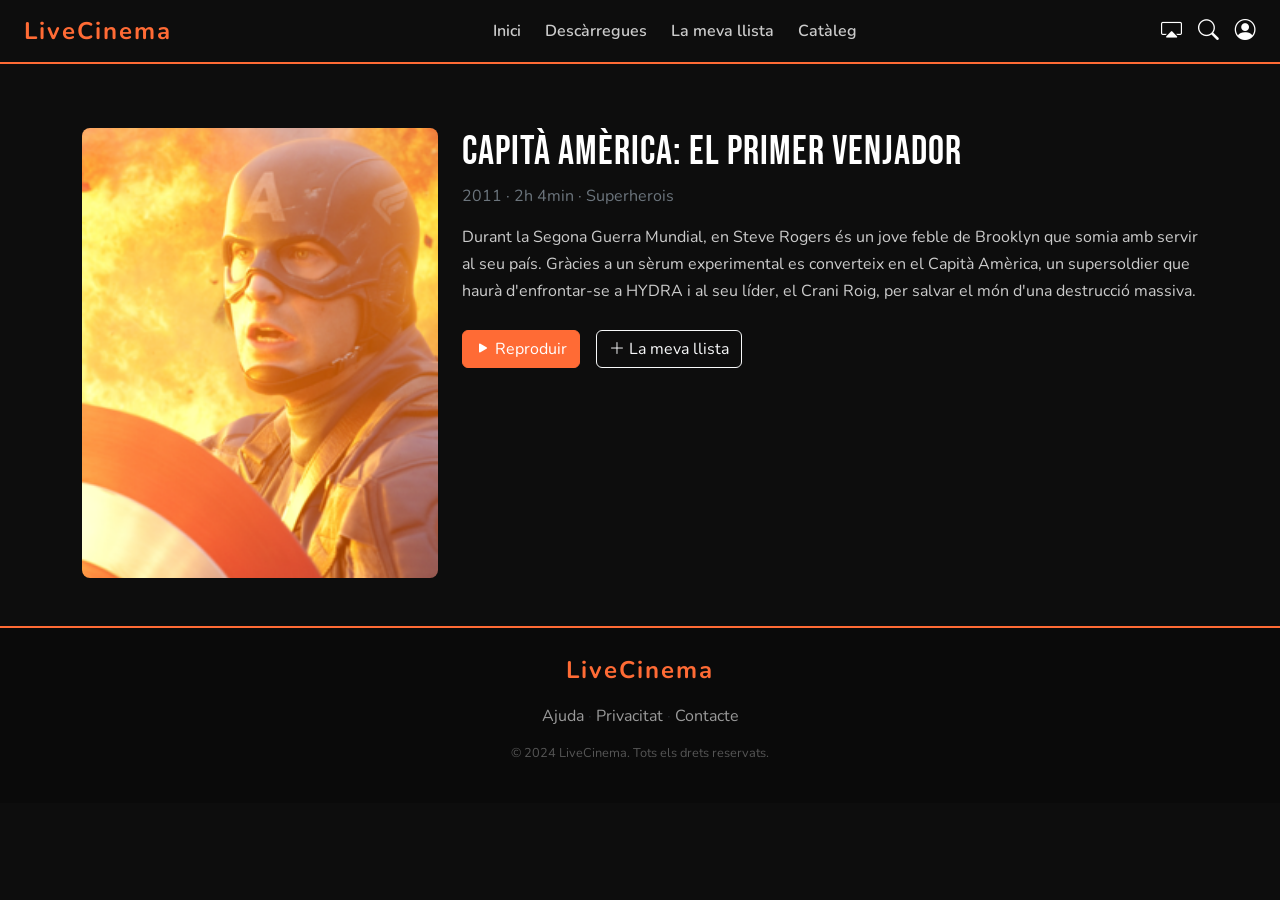
<file: detall-capitanamerica.html>
<!DOCTYPE html>
<html lang="ca">
  <head>
    <meta charset="UTF-8">
    <meta name="viewport" content="width=device-width, initial-scale=1.0">
    <title>LiveCinema - Capità Amèrica: El Primer Venjador</title>
    <link href="https://cdn.jsdelivr.net/npm/bootstrap@5.3.0/dist/css/bootstrap.min.css" rel="stylesheet">
    <link href="https://cdn.jsdelivr.net/npm/bootstrap-icons@1.10.5/font/bootstrap-icons.css" rel="stylesheet">
    <link href="https://fonts.googleapis.com/css2?family=Bebas+Neue&family=Nunito:wght@400;600;700&display=swap" rel="stylesheet">
    <link rel="stylesheet" href="styles.css">
  </head>
  <body>
    <nav class="navbar navbar-dark navbar-expand-md">
      <div class="container-fluid px-4">
        <a class="navbar-brand" href="index.html">LiveCinema</a>
        <button class="navbar-toggler" type="button" data-bs-toggle="collapse" data-bs-target="#menuNavbar">
          <span class="navbar-toggler-icon"></span>
        </button>
        <div class="collapse navbar-collapse" id="menuNavbar">
          <ul class="navbar-nav mx-auto gap-2 mt-2 mt-md-0">
            <li class="nav-item"><a class="nav-link" href="index.html">Inici</a></li>
            <li class="nav-item"><a class="nav-link" href="#">Descàrregues</a></li>
            <li class="nav-item"><a class="nav-link" href="#">La meva llista</a></li>
            <li class="nav-item"><a class="nav-link" href="taula.html">Catàleg</a></li>
          </ul>
          <div class="d-flex gap-3 align-items-center mt-2 mt-md-0">
            <i class="bi bi-cast icona-nav"></i>
            <i class="bi bi-search icona-nav"></i>
            <i class="bi bi-person-circle icona-nav"></i>
          </div>
        </div>
      </div>
    </nav>

    <div class="container mt-5 pt-3">
      <div class="row g-4">
        <div class="col-12 col-md-4">
          <img src="img/capitanamerica1.png" class="img-detall" alt="Capità Amèrica: El Primer Venjador">
        </div>
        <div class="col-12 col-md-8 text-white">
          <h1>Capità Amèrica: El Primer Venjador</h1>
          <p class="text-secondary">2011 · 2h 4min · Superherois</p>
          <p class="detall-descripcio">
            Durant la Segona Guerra Mundial, en Steve Rogers és un jove feble de Brooklyn 
            que somia amb servir al seu país. Gràcies a un sèrum experimental es converteix 
            en el Capità Amèrica, un supersoldier que haurà d'enfrontar-se a HYDRA i al 
            seu líder, el Crani Roig, per salvar el món d'una destrucció massiva.
          </p>
          <div class="d-flex gap-3 mt-4">
            <button class="btn btn-warning">
              <i class="bi bi-play-fill"></i> Reproduir
            </button>
            <button class="btn btn-outline-light">
              <i class="bi bi-plus-lg"></i> La meva llista
            </button>
          </div>
        </div>
      </div>
    </div>

    <footer class="mt-5 py-4 text-center">
      <p class="footer-logo">LiveCinema</p>
      <p class="footer-links">
        <a href="#">Ajuda</a> · 
        <a href="#">Privacitat</a> · 
        <a href="#">Contacte</a>
      </p>
      <p class="footer-copy">© 2024 LiveCinema. Tots els drets reservats.</p>
    </footer>

    <script src="https://cdn.jsdelivr.net/npm/bootstrap@5.3.0/dist/js/bootstrap.bundle.min.js"></script>
  </body>
</html>
</file>
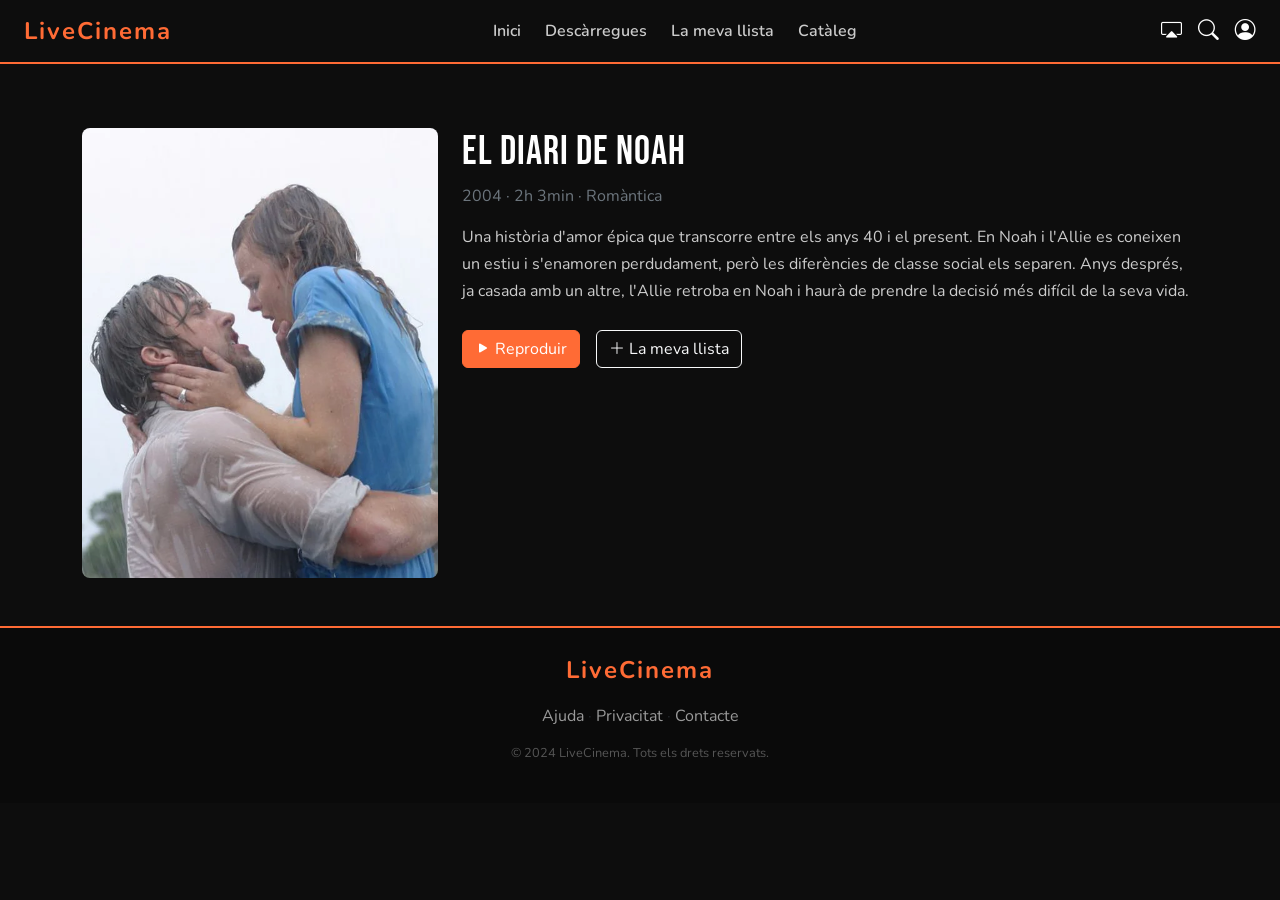
<file: detall-diarinoah.html>
<!DOCTYPE html>
<html lang="ca">
  <head>
    <meta charset="UTF-8">
    <meta name="viewport" content="width=device-width, initial-scale=1.0">
    <title>LiveCinema - El Diari de Noah</title>
    <link href="https://cdn.jsdelivr.net/npm/bootstrap@5.3.0/dist/css/bootstrap.min.css" rel="stylesheet">
    <link href="https://cdn.jsdelivr.net/npm/bootstrap-icons@1.10.5/font/bootstrap-icons.css" rel="stylesheet">
    <link href="https://fonts.googleapis.com/css2?family=Bebas+Neue&family=Nunito:wght@400;600;700&display=swap" rel="stylesheet">
    <link rel="stylesheet" href="styles.css">
  </head>
  <body>
    <nav class="navbar navbar-dark navbar-expand-md">
      <div class="container-fluid px-4">
        <a class="navbar-brand" href="index.html">LiveCinema</a>
        <button class="navbar-toggler" type="button" data-bs-toggle="collapse" data-bs-target="#menuNavbar">
          <span class="navbar-toggler-icon"></span>
        </button>
        <div class="collapse navbar-collapse" id="menuNavbar">
          <ul class="navbar-nav mx-auto gap-2 mt-2 mt-md-0">
            <li class="nav-item"><a class="nav-link" href="index.html">Inici</a></li>
            <li class="nav-item"><a class="nav-link" href="#">Descàrregues</a></li>
            <li class="nav-item"><a class="nav-link" href="#">La meva llista</a></li>
            <li class="nav-item"><a class="nav-link" href="taula.html">Catàleg</a></li>
          </ul>
          <div class="d-flex gap-3 align-items-center mt-2 mt-md-0">
            <i class="bi bi-cast icona-nav"></i>
            <i class="bi bi-search icona-nav"></i>
            <i class="bi bi-person-circle icona-nav"></i>
          </div>
        </div>
      </div>
    </nav>

    <div class="container mt-5 pt-3">
      <div class="row g-4">
        <div class="col-12 col-md-4">
          <img src="img/eldiariodenoah.png" class="img-detall" alt="El Diari de Noah">
        </div>
        <div class="col-12 col-md-8 text-white">
          <h1>El Diari de Noah</h1>
          <p class="text-secondary">2004 · 2h 3min · Romàntica</p>
          <p class="detall-descripcio">
            Una història d'amor épica que transcorre entre els anys 40 i el present. 
            En Noah i l'Allie es coneixen un estiu i s'enamoren perdudament, però les 
            diferències de classe social els separen. Anys després, ja casada amb un altre, 
            l'Allie retroba en Noah i haurà de prendre la decisió més difícil de la seva vida.
          </p>
          <div class="d-flex gap-3 mt-4">
            <button class="btn btn-warning">
              <i class="bi bi-play-fill"></i> Reproduir
            </button>
            <button class="btn btn-outline-light">
              <i class="bi bi-plus-lg"></i> La meva llista
            </button>
          </div>
        </div>
      </div>
    </div>

    <footer class="mt-5 py-4 text-center">
      <p class="footer-logo">LiveCinema</p>
      <p class="footer-links">
        <a href="#">Ajuda</a> · 
        <a href="#">Privacitat</a> · 
        <a href="#">Contacte</a>
      </p>
      <p class="footer-copy">© 2024 LiveCinema. Tots els drets reservats.</p>
    </footer>

    <script src="https://cdn.jsdelivr.net/npm/bootstrap@5.3.0/dist/js/bootstrap.bundle.min.js"></script>
  </body>
</html>
</file>
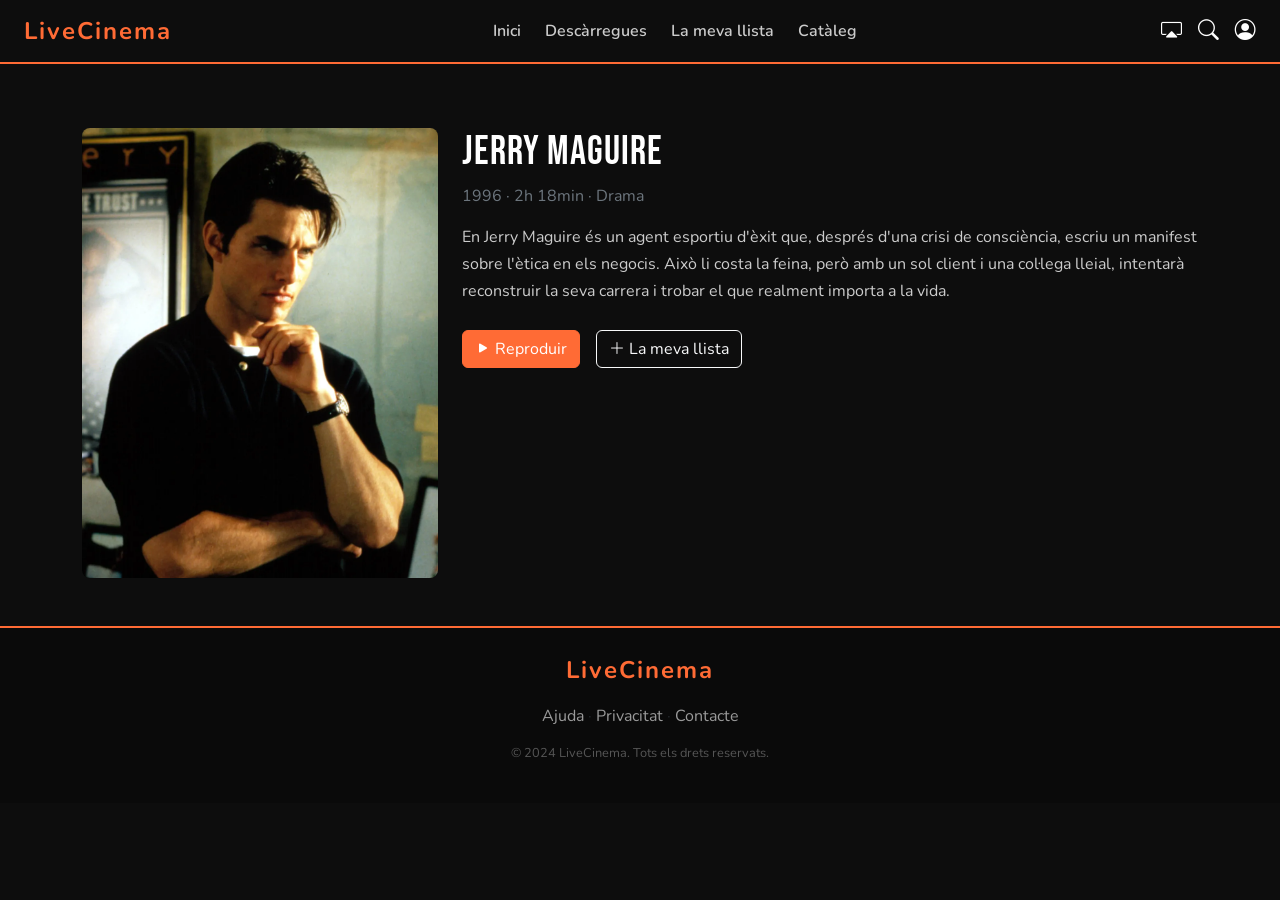
<file: detall-jerrymaguire.html>
<!DOCTYPE html>
<html lang="ca">
  <head>
    <meta charset="UTF-8">
    <meta name="viewport" content="width=device-width, initial-scale=1.0">
    <title>LiveCinema - Jerry Maguire</title>
    <link href="https://cdn.jsdelivr.net/npm/bootstrap@5.3.0/dist/css/bootstrap.min.css" rel="stylesheet">
    <link href="https://cdn.jsdelivr.net/npm/bootstrap-icons@1.10.5/font/bootstrap-icons.css" rel="stylesheet">
    <link href="https://fonts.googleapis.com/css2?family=Bebas+Neue&family=Nunito:wght@400;600;700&display=swap" rel="stylesheet">
    <link rel="stylesheet" href="styles.css">
  </head>
  <body>
    <nav class="navbar navbar-dark navbar-expand-md">
      <div class="container-fluid px-4">
        <a class="navbar-brand" href="index.html">LiveCinema</a>
        <button class="navbar-toggler" type="button" data-bs-toggle="collapse" data-bs-target="#menuNavbar">
          <span class="navbar-toggler-icon"></span>
        </button>
        <div class="collapse navbar-collapse" id="menuNavbar">
          <ul class="navbar-nav mx-auto gap-2 mt-2 mt-md-0">
            <li class="nav-item"><a class="nav-link" href="index.html">Inici</a></li>
            <li class="nav-item"><a class="nav-link" href="#">Descàrregues</a></li>
            <li class="nav-item"><a class="nav-link" href="#">La meva llista</a></li>
            <li class="nav-item"><a class="nav-link" href="taula.html">Catàleg</a></li>
          </ul>
          <div class="d-flex gap-3 align-items-center mt-2 mt-md-0">
            <i class="bi bi-cast icona-nav"></i>
            <i class="bi bi-search icona-nav"></i>
            <i class="bi bi-person-circle icona-nav"></i>
          </div>
        </div>
      </div>
    </nav>

    <div class="container mt-5 pt-3">
      <div class="row g-4">
        <div class="col-12 col-md-4">
          <img src="img/jerrymaguire.webp" class="img-detall" alt="Jerry Maguire">
        </div>
        <div class="col-12 col-md-8 text-white">
          <h1>Jerry Maguire</h1>
          <p class="text-secondary">1996 · 2h 18min · Drama</p>
          <p class="detall-descripcio">
            En Jerry Maguire és un agent esportiu d'èxit que, després d'una crisi de 
            consciència, escriu un manifest sobre l'ètica en els negocis. Això li costa 
            la feina, però amb un sol client i una col·lega lleial, intentarà reconstruir 
            la seva carrera i trobar el que realment importa a la vida.
          </p>
          <div class="d-flex gap-3 mt-4">
            <button class="btn btn-warning">
              <i class="bi bi-play-fill"></i> Reproduir
            </button>
            <button class="btn btn-outline-light">
              <i class="bi bi-plus-lg"></i> La meva llista
            </button>
          </div>
        </div>
      </div>
    </div>

    <footer class="mt-5 py-4 text-center">
      <p class="footer-logo">LiveCinema</p>
      <p class="footer-links">
        <a href="#">Ajuda</a> · 
        <a href="#">Privacitat</a> · 
        <a href="#">Contacte</a>
      </p>
      <p class="footer-copy">© 2024 LiveCinema. Tots els drets reservats.</p>
    </footer>

    <script src="https://cdn.jsdelivr.net/npm/bootstrap@5.3.0/dist/js/bootstrap.bundle.min.js"></script>
  </body>
</html>
</file>
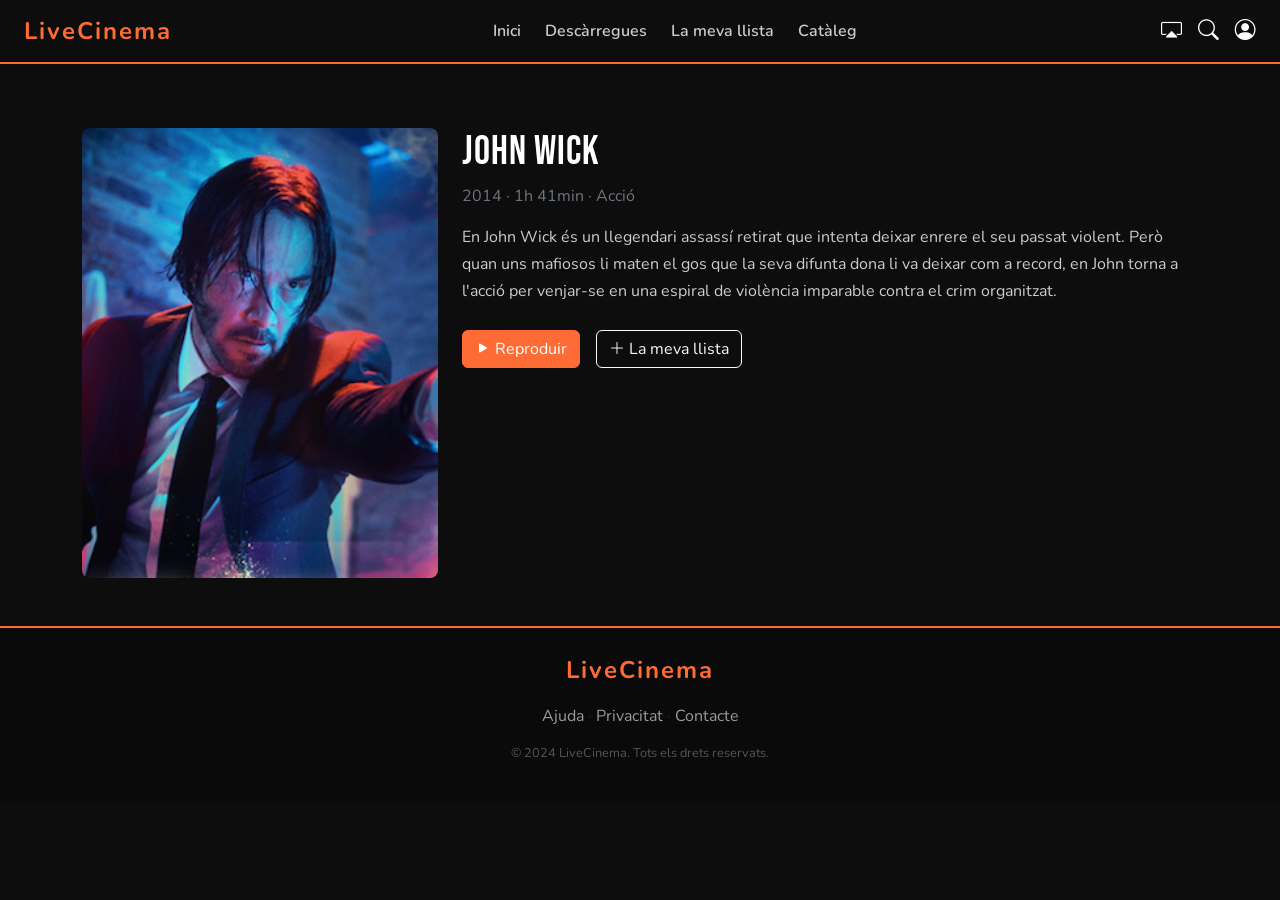
<file: detall-johnwick.html>
<!DOCTYPE html>
<html lang="ca">
  <head>
    <meta charset="UTF-8">
    <meta name="viewport" content="width=device-width, initial-scale=1.0">
    <title>LiveCinema - John Wick</title>
    <link href="https://cdn.jsdelivr.net/npm/bootstrap@5.3.0/dist/css/bootstrap.min.css" rel="stylesheet">
    <link href="https://cdn.jsdelivr.net/npm/bootstrap-icons@1.10.5/font/bootstrap-icons.css" rel="stylesheet">
    <link href="https://fonts.googleapis.com/css2?family=Bebas+Neue&family=Nunito:wght@400;600;700&display=swap" rel="stylesheet">
    <link rel="stylesheet" href="styles.css">
  </head>
  <body>
    <nav class="navbar navbar-dark navbar-expand-md">
      <div class="container-fluid px-4">
        <a class="navbar-brand" href="index.html">LiveCinema</a>
        <button class="navbar-toggler" type="button" data-bs-toggle="collapse" data-bs-target="#menuNavbar">
          <span class="navbar-toggler-icon"></span>
        </button>
        <div class="collapse navbar-collapse" id="menuNavbar">
          <ul class="navbar-nav mx-auto gap-2 mt-2 mt-md-0">
            <li class="nav-item"><a class="nav-link" href="index.html">Inici</a></li>
            <li class="nav-item"><a class="nav-link" href="#">Descàrregues</a></li>
            <li class="nav-item"><a class="nav-link" href="#">La meva llista</a></li>
            <li class="nav-item"><a class="nav-link" href="taula.html">Catàleg</a></li>
          </ul>
          <div class="d-flex gap-3 align-items-center mt-2 mt-md-0">
            <i class="bi bi-cast icona-nav"></i>
            <i class="bi bi-search icona-nav"></i>
            <i class="bi bi-person-circle icona-nav"></i>
          </div>
        </div>
      </div>
    </nav>

    <div class="container mt-5 pt-3">
      <div class="row g-4">
        <div class="col-12 col-md-4">
          <img src="img/johnwick.png" class="img-detall" alt="John Wick">
        </div>
        <div class="col-12 col-md-8 text-white">
          <h1>John Wick</h1>
          <p class="text-secondary">2014 · 1h 41min · Acció</p>
          <p class="detall-descripcio">
            En John Wick és un llegendari assassí retirat que intenta deixar enrere 
            el seu passat violent. Però quan uns mafiosos li maten el gos que la seva 
            difunta dona li va deixar com a record, en John torna a l'acció per venjar-se 
            en una espiral de violència imparable contra el crim organitzat.
          </p>
          <div class="d-flex gap-3 mt-4">
            <button class="btn btn-warning">
              <i class="bi bi-play-fill"></i> Reproduir
            </button>
            <button class="btn btn-outline-light">
              <i class="bi bi-plus-lg"></i> La meva llista
            </button>
          </div>
        </div>
      </div>
    </div>

    <footer class="mt-5 py-4 text-center">
      <p class="footer-logo">LiveCinema</p>
      <p class="footer-links">
        <a href="#">Ajuda</a> · 
        <a href="#">Privacitat</a> · 
        <a href="#">Contacte</a>
      </p>
      <p class="footer-copy">© 2024 LiveCinema. Tots els drets reservats.</p>
    </footer>

    <script src="https://cdn.jsdelivr.net/npm/bootstrap@5.3.0/dist/js/bootstrap.bundle.min.js"></script>
  </body>
</html>
</file>
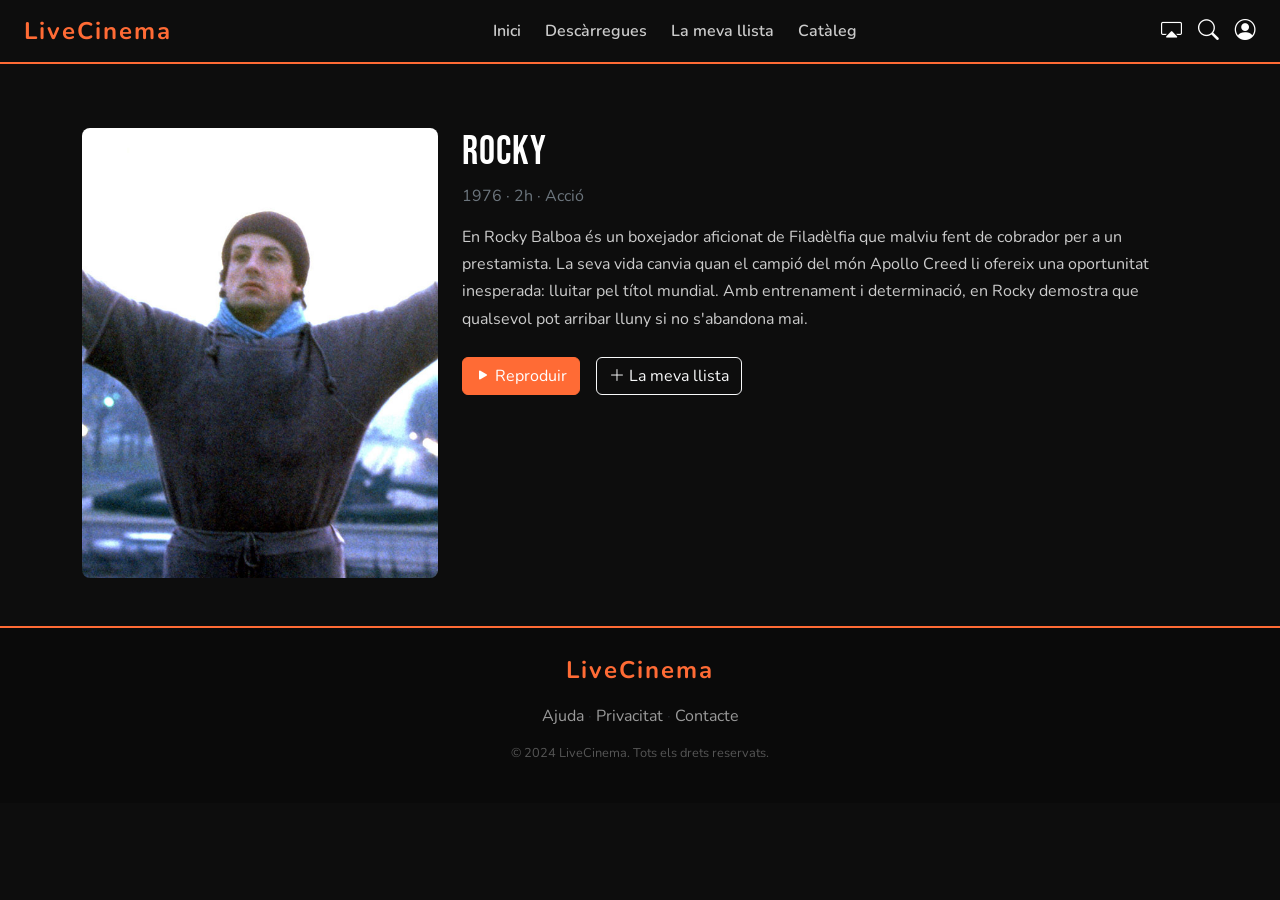
<file: detall-rocky.html>
<!DOCTYPE html>
<html lang="ca">
  <head>
    <meta charset="UTF-8">
    <meta name="viewport" content="width=device-width, initial-scale=1.0">
    <title>LiveCinema - Rocky</title>
    <link href="https://cdn.jsdelivr.net/npm/bootstrap@5.3.0/dist/css/bootstrap.min.css" rel="stylesheet">
    <link href="https://cdn.jsdelivr.net/npm/bootstrap-icons@1.10.5/font/bootstrap-icons.css" rel="stylesheet">
    <link href="https://fonts.googleapis.com/css2?family=Bebas+Neue&family=Nunito:wght@400;600;700&display=swap" rel="stylesheet">
    <link rel="stylesheet" href="styles.css">
  </head>
  <body>
    <nav class="navbar navbar-dark navbar-expand-md">
      <div class="container-fluid px-4">
        <a class="navbar-brand" href="index.html">LiveCinema</a>
        <button class="navbar-toggler" type="button" data-bs-toggle="collapse" data-bs-target="#menuNavbar">
          <span class="navbar-toggler-icon"></span>
        </button>
        <div class="collapse navbar-collapse" id="menuNavbar">
          <ul class="navbar-nav mx-auto gap-2 mt-2 mt-md-0">
            <li class="nav-item"><a class="nav-link" href="index.html">Inici</a></li>
            <li class="nav-item"><a class="nav-link" href="#">Descàrregues</a></li>
            <li class="nav-item"><a class="nav-link" href="#">La meva llista</a></li>
            <li class="nav-item"><a class="nav-link" href="taula.html">Catàleg</a></li>
          </ul>
          <div class="d-flex gap-3 align-items-center mt-2 mt-md-0">
            <i class="bi bi-cast icona-nav"></i>
            <i class="bi bi-search icona-nav"></i>
            <i class="bi bi-person-circle icona-nav"></i>
          </div>
        </div>
      </div>
    </nav>

    <div class="container mt-5 pt-3">
      <div class="row g-4">
        <div class="col-12 col-md-4">
          <img src="img/rocky.webp" class="img-detall" alt="Rocky">
        </div>
        <div class="col-12 col-md-8 text-white">
          <h1>Rocky</h1>
          <p class="text-secondary">1976 · 2h · Acció</p>
          <p class="detall-descripcio">
            En Rocky Balboa és un boxejador aficionat de Filadèlfia que malviu fent 
            de cobrador per a un prestamista. La seva vida canvia quan el campió del 
            món Apollo Creed li ofereix una oportunitat inesperada: lluitar pel títol 
            mundial. Amb entrenament i determinació, en Rocky demostra que qualsevol 
            pot arribar lluny si no s'abandona mai.
          </p>
          <div class="d-flex gap-3 mt-4">
            <button class="btn btn-warning">
              <i class="bi bi-play-fill"></i> Reproduir
            </button>
            <button class="btn btn-outline-light">
              <i class="bi bi-plus-lg"></i> La meva llista
            </button>
          </div>
        </div>
      </div>
    </div>

    <footer class="mt-5 py-4 text-center">
      <p class="footer-logo">LiveCinema</p>
      <p class="footer-links">
        <a href="#">Ajuda</a> · 
        <a href="#">Privacitat</a> · 
        <a href="#">Contacte</a>
      </p>
      <p class="footer-copy">© 2024 LiveCinema. Tots els drets reservats.</p>
    </footer>

    <script src="https://cdn.jsdelivr.net/npm/bootstrap@5.3.0/dist/js/bootstrap.bundle.min.js"></script>
  </body>
</html>
</file>
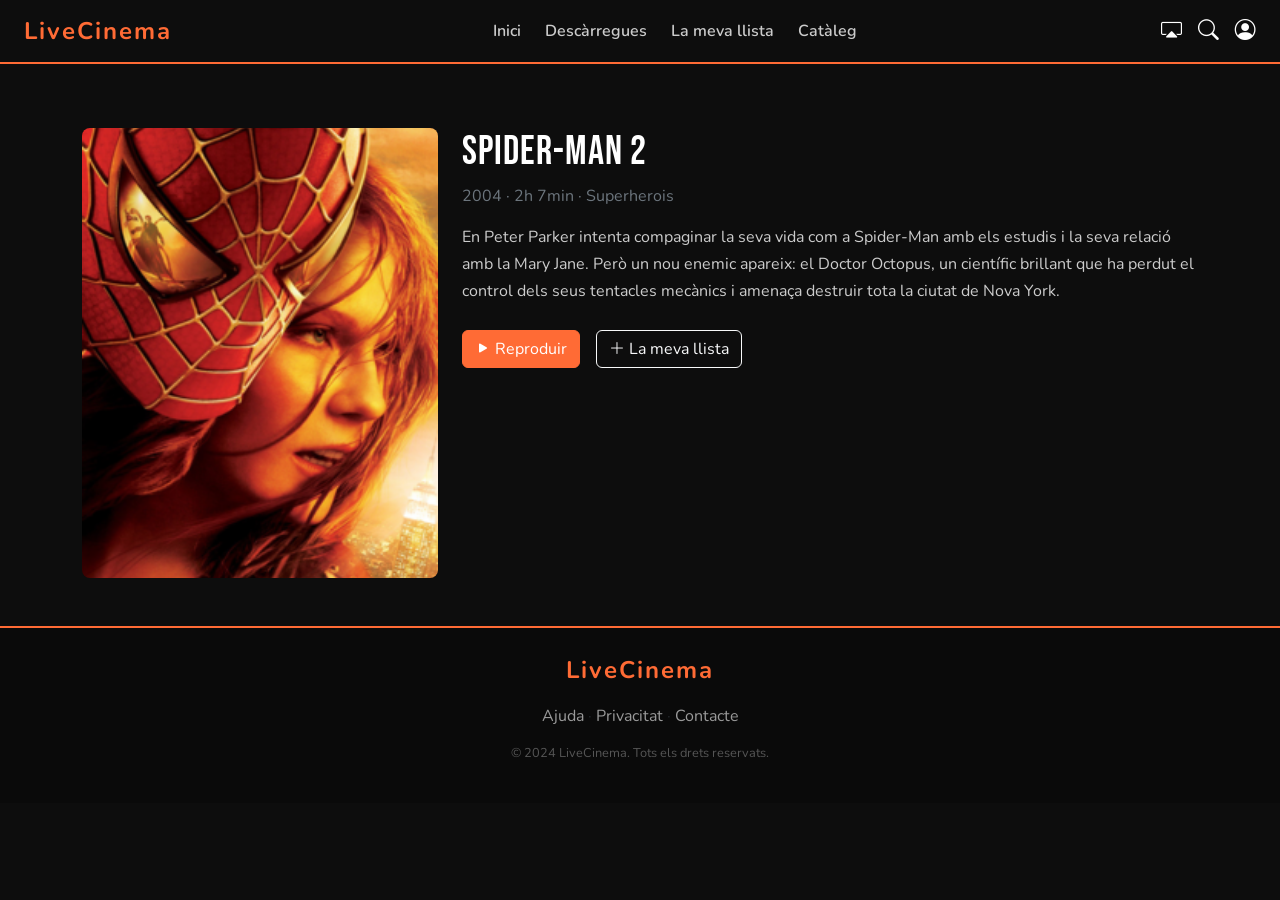
<file: detall-spiderman2.html>
<!DOCTYPE html>
<html lang="ca">
  <head>
    <meta charset="UTF-8">
    <meta name="viewport" content="width=device-width, initial-scale=1.0">
    <title>LiveCinema - Spider-Man 2</title>
    <link href="https://cdn.jsdelivr.net/npm/bootstrap@5.3.0/dist/css/bootstrap.min.css" rel="stylesheet">
    <link href="https://cdn.jsdelivr.net/npm/bootstrap-icons@1.10.5/font/bootstrap-icons.css" rel="stylesheet">
    <link href="https://fonts.googleapis.com/css2?family=Bebas+Neue&family=Nunito:wght@400;600;700&display=swap" rel="stylesheet">
    <link rel="stylesheet" href="styles.css">
  </head>
  <body>
    <nav class="navbar navbar-dark navbar-expand-md">
      <div class="container-fluid px-4">
        <a class="navbar-brand" href="index.html">LiveCinema</a>
        <button class="navbar-toggler" type="button" data-bs-toggle="collapse" data-bs-target="#menuNavbar">
          <span class="navbar-toggler-icon"></span>
        </button>
        <div class="collapse navbar-collapse" id="menuNavbar">
          <ul class="navbar-nav mx-auto gap-2 mt-2 mt-md-0">
            <li class="nav-item"><a class="nav-link" href="index.html">Inici</a></li>
            <li class="nav-item"><a class="nav-link" href="#">Descàrregues</a></li>
            <li class="nav-item"><a class="nav-link" href="#">La meva llista</a></li>
            <li class="nav-item"><a class="nav-link" href="taula.html">Catàleg</a></li>
          </ul>
          <div class="d-flex gap-3 align-items-center mt-2 mt-md-0">
            <i class="bi bi-cast icona-nav"></i>
            <i class="bi bi-search icona-nav"></i>
            <i class="bi bi-person-circle icona-nav"></i>
          </div>
        </div>
      </div>
    </nav>

    <div class="container mt-5 pt-3">
      <div class="row g-4">
        <div class="col-12 col-md-4">
          <img src="img/spiderman2.png" class="img-detall" alt="Spider-Man 2">
        </div>
        <div class="col-12 col-md-8 text-white">
          <h1>Spider-Man 2</h1>
          <p class="text-secondary">2004 · 2h 7min · Superherois</p>
          <p class="detall-descripcio">
            En Peter Parker intenta compaginar la seva vida com a Spider-Man amb els 
            estudis i la seva relació amb la Mary Jane. Però un nou enemic apareix: 
            el Doctor Octopus, un científic brillant que ha perdut el control dels seus 
            tentacles mecànics i amenaça destruir tota la ciutat de Nova York.
          </p>
          <div class="d-flex gap-3 mt-4">
            <button class="btn btn-warning">
              <i class="bi bi-play-fill"></i> Reproduir
            </button>
            <button class="btn btn-outline-light">
              <i class="bi bi-plus-lg"></i> La meva llista
            </button>
          </div>
        </div>
      </div>
    </div>

    <footer class="mt-5 py-4 text-center">
      <p class="footer-logo">LiveCinema</p>
      <p class="footer-links">
        <a href="#">Ajuda</a> · 
        <a href="#">Privacitat</a> · 
        <a href="#">Contacte</a>
      </p>
      <p class="footer-copy">© 2024 LiveCinema. Tots els drets reservats.</p>
    </footer>

    <script src="https://cdn.jsdelivr.net/npm/bootstrap@5.3.0/dist/js/bootstrap.bundle.min.js"></script>
  </body>
</html>
</file>
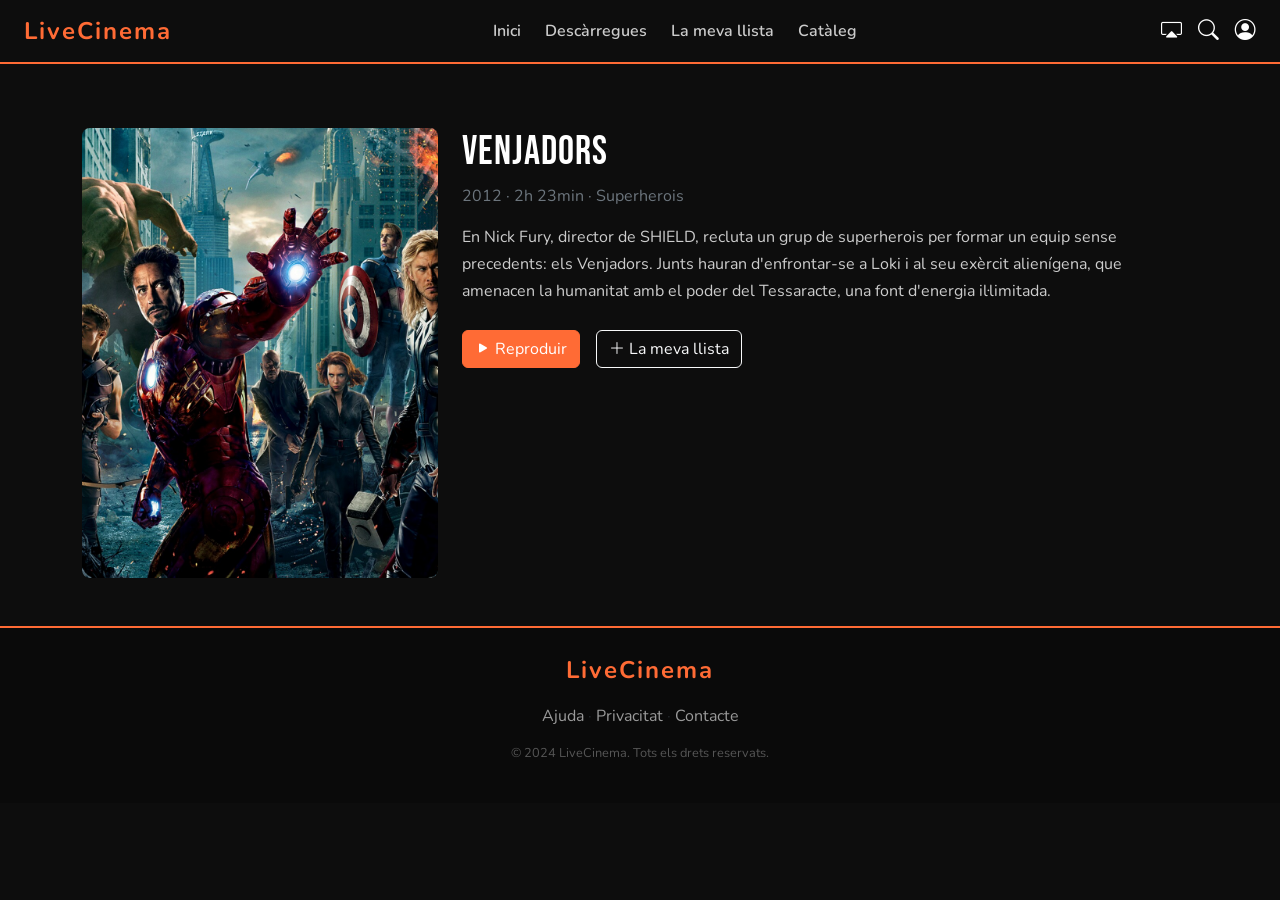
<file: detall-vengadores.html>
<!DOCTYPE html>
<html lang="ca">
    <head>
      <meta charset="UTF-8">
      <meta name="viewport" content="width=device-width, initial-scale=1.0">
      <title>LiveCinema - Venjadors</title>
      <link href="https://cdn.jsdelivr.net/npm/bootstrap@5.3.0/dist/css/bootstrap.min.css" rel="stylesheet">
      <link href="https://cdn.jsdelivr.net/npm/bootstrap-icons@1.10.5/font/bootstrap-icons.css" rel="stylesheet">
      <link href="https://fonts.googleapis.com/css2?family=Bebas+Neue&family=Nunito:wght@400;600;700&display=swap" rel="stylesheet">
      <link rel="stylesheet" href="styles.css">
    </head>
    <body>
      <nav class="navbar navbar-dark navbar-expand-md">
        <div class="container-fluid px-4">
          <a class="navbar-brand" href="index.html">LiveCinema</a>
          <button class="navbar-toggler" type="button" data-bs-toggle="collapse" data-bs-target="#menuNavbar">
            <span class="navbar-toggler-icon"></span>
          </button>
          <div class="collapse navbar-collapse" id="menuNavbar">
            <ul class="navbar-nav mx-auto gap-2 mt-2 mt-md-0">
              <li class="nav-item"><a class="nav-link" href="index.html">Inici</a></li>
              <li class="nav-item"><a class="nav-link" href="#">Descàrregues</a></li>
              <li class="nav-item"><a class="nav-link" href="#">La meva llista</a></li>
              <li class="nav-item"><a class="nav-link" href="taula.html">Catàleg</a></li>
            </ul>
            <div class="d-flex gap-3 align-items-center mt-2 mt-md-0">
              <i class="bi bi-cast icona-nav"></i>
              <i class="bi bi-search icona-nav"></i>
              <i class="bi bi-person-circle icona-nav"></i>
            </div>
          </div>
        </div>
      </nav>
      <div class="container mt-5 pt-3">
        <div class="row g-4">
          <div class="col-12 col-md-4">
            <img src="img/vengadores.jpeg" class="img-detall" alt="Venjadors">
          </div>
          <div class="col-12 col-md-8 text-white">
            <h1>Venjadors</h1>
            <p class="text-secondary">2012 · 2h 23min · Superherois</p>
            <p class="detall-descripcio">
              En Nick Fury, director de SHIELD, recluta un grup de superherois per formar 
              un equip sense precedents: els Venjadors. Junts hauran d'enfrontar-se a Loki 
              i al seu exèrcit alienígena, que amenacen la humanitat amb el poder del 
              Tessaracte, una font d'energia il·limitada.
            </p>
            <div class="d-flex gap-3 mt-4">
              <button class="btn btn-warning">
                <i class="bi bi-play-fill"></i> Reproduir
              </button>
              <button class="btn btn-outline-light">
                <i class="bi bi-plus-lg"></i> La meva llista
              </button>
            </div>
          </div>
        </div>
      </div>
      <footer class="mt-5 py-4 text-center">
        <p class="footer-logo">LiveCinema</p>
        <p class="footer-links">
          <a href="#">Ajuda</a> · 
          <a href="#">Privacitat</a> · 
          <a href="#">Contacte</a>
        </p>
        <p class="footer-copy">© 2024 LiveCinema. Tots els drets reservats.</p>
      </footer>

      <script src="https://cdn.jsdelivr.net/npm/bootstrap@5.3.0/dist/js/bootstrap.bundle.min.js"></script>
    </body>
</html>
</file>
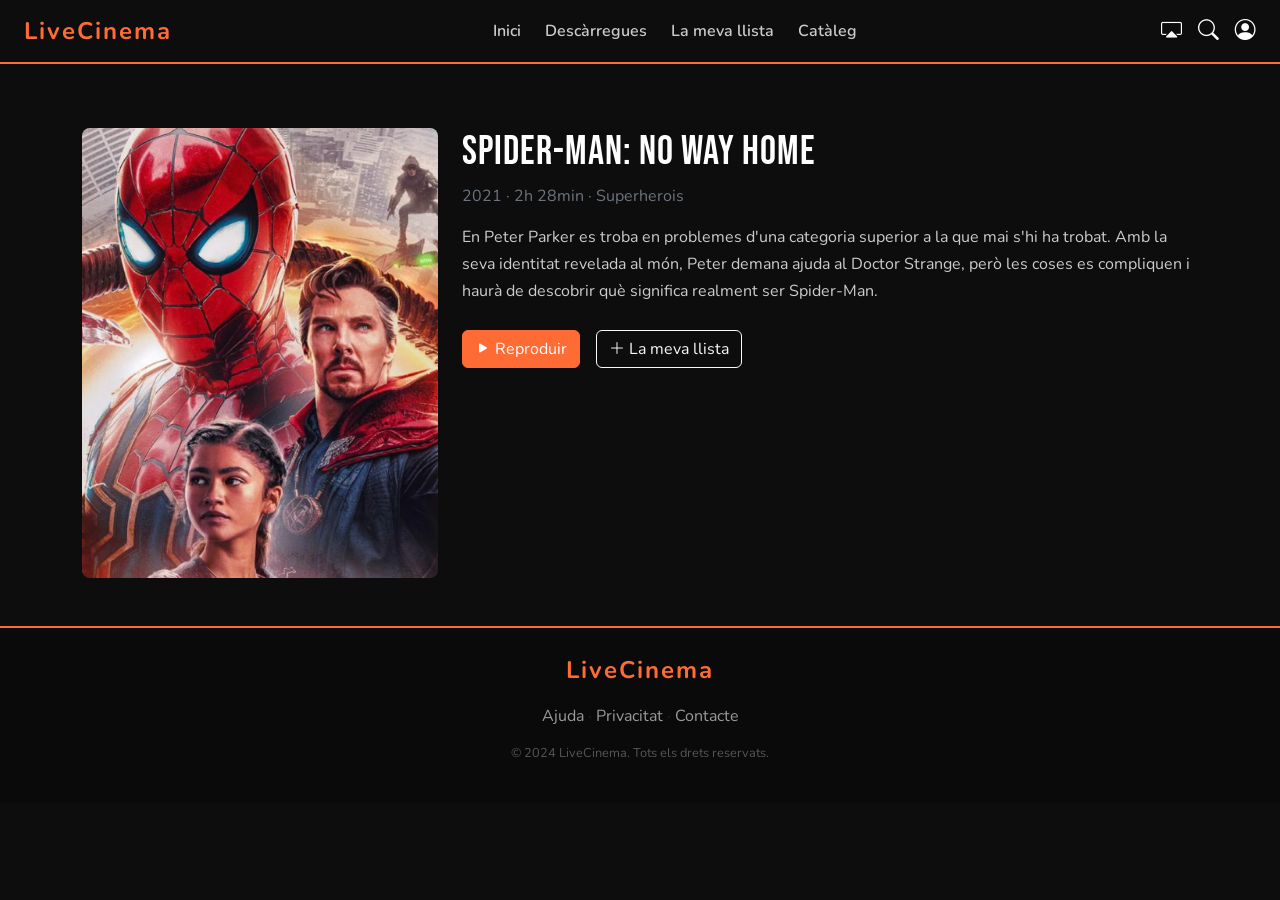
<file: detall.html>
<!DOCTYPE html>
<html lang="ca">
    <head>
        <meta charset="UTF-8">
        <meta name="viewport" content="width=device-width, initial-scale=1.0">
        <title>LiveCinema - Detall</title>
        <link href="https://cdn.jsdelivr.net/npm/bootstrap@5.3.0/dist/css/bootstrap.min.css" rel="stylesheet">
        <link href="https://cdn.jsdelivr.net/npm/bootstrap-icons@1.10.5/font/bootstrap-icons.css" rel="stylesheet">
        <link href="https://fonts.googleapis.com/css2?family=Bebas+Neue&family=Nunito:wght@400;600;700&display=swap" rel="stylesheet">
        <link rel="stylesheet" href="styles.css">
    </head>
    <body>
        <!-- Navbar -->
        <nav class="navbar navbar-dark navbar-expand-md">
        <div class="container-fluid px-4">
            <a class="navbar-brand" href="index.html">LiveCinema</a>
            <button class="navbar-toggler" type="button" data-bs-toggle="collapse" data-bs-target="#menuNavbar">
            <span class="navbar-toggler-icon"></span>
            </button>
            <div class="collapse navbar-collapse" id="menuNavbar">
            <ul class="navbar-nav mx-auto gap-2 mt-2 mt-md-0">
                <li class="nav-item"><a class="nav-link" href="index.html">Inici</a></li>
                <li class="nav-item"><a class="nav-link" href="#">Descàrregues</a></li>
                <li class="nav-item"><a class="nav-link" href="#">La meva llista</a></li>
                <li class="nav-item"><a class="nav-link" href="taula.html">Catàleg</a></li>
            </ul>
            <div class="d-flex gap-3 align-items-center mt-2 mt-md-0">
                <i class="bi bi-cast icona-nav"></i>
                <i class="bi bi-search icona-nav"></i>
                <i class="bi bi-person-circle icona-nav"></i>
            </div>
            </div>
        </div>
        </nav>
        <!-- Contingut del detall -->
        <div class="container mt-5 pt-3">
        <div class="row g-4">
            <!-- Columna esquerra: imatge -->
            <div class="col-12 col-md-4">
            <img src="img/spidermannowayhome.png" class="img-detall" alt="Spider-Man: No Way Home">
            </div>
            <!-- Columna dreta: informació -->
            <div class="col-12 col-md-8 text-white">
            <h1>Spider-Man: No Way Home</h1>
            <p class="text-secondary">2021 · 2h 28min · Superherois</p>
            <p class="detall-descripcio">
                En Peter Parker es troba en problemes d'una categoria superior a la que mai 
                s'hi ha trobat. Amb la seva identitat revelada al món, Peter demana ajuda 
                al Doctor Strange, però les coses es compliquen i haurà de descobrir 
                què significa realment ser Spider-Man.
            </p>
            <div class="d-flex gap-3 mt-4">
                <button class="btn btn-warning">
                <i class="bi bi-play-fill"></i> Reproduir
                </button>
                <button class="btn btn-outline-light">
                <i class="bi bi-plus-lg"></i> La meva llista
                </button>
            </div>
            </div>
        </div>
        </div>
        <footer class="mt-5 py-4 text-center">
        <p class="footer-logo">LiveCinema</p>
        <p class="footer-links">
            <a href="#">Ajuda</a> · 
            <a href="#">Privacitat</a> · 
            <a href="#">Contacte</a>
        </p>
        <p class="footer-copy">© 2024 LiveCinema. Tots els drets reservats.</p>
        </footer>

        <script src="https://cdn.jsdelivr.net/npm/bootstrap@5.3.0/dist/js/bootstrap.bundle.min.js"></script>
    </body>
</html>
</file>
<file: styles.css>
body {
    background-color: #0d0d0d;
  font-family: 'Nunito', sans-serif;
}

h1, h2, h3, h4, h5 {
  font-family: 'Bebas Neue', cursive;
  letter-spacing: 1px;
}

.card {
    border: none;
    border-radius: 8px;
    overflow: hidden;
}

/* Variables de color: canviant aquí, canvia a tot arreu */
:root {
    --color-taronja: #FF6B35;
}
  
/* Sobreescrivim el botó groc de Bootstrap pel nostre taronja */
.btn-warning {
    background-color: var(--color-taronja);
    border-color: var(--color-taronja);
    color: white;
}
  
.btn-warning:hover {
    background-color: #d94f18;
    border-color: #d94f18;
    color: white;
}
  
/* Barra de progrés taronja */
.bg-warning {
    background-color: var(--color-taronja) !important;
}

.navbar {
    background-color: #0d0d0d;
    border-bottom: 2px solid var(--color-taronja);
}
  
.navbar-brand {
    color: var(--color-taronja) !important;
    font-size: 1.5rem;
    font-weight: bold;
    letter-spacing: 2px;
}

.banner {
  background-image: 
    linear-gradient(to right, rgba(0,0,0,0.85) 40%, rgba(0,0,0,0.2) 100%),
    url('img/spidermannowayhome.png');
  background-size: cover;
  background-position: center;
  min-height: 600px;
  border-bottom: 3px solid var(--color-taronja);
  padding: 60px 40px;
  display: flex;
  align-items: center;
}

.icona-nav {
    color: white;
    font-size: 1.3rem;
}

footer {
    background-color: #0a0a0a;
    border-top: 2px solid var(--color-taronja);
}
  
.footer-logo {
    color: var(--color-taronja);
    font-size: 1.5rem;
    font-weight: bold;
    letter-spacing: 2px;
}
  
.footer-links a {
    color: #9a9a9a;
    text-decoration: none;
}
  
.footer-links a:hover {
    color: var(--color-taronja);
}
  
.footer-copy {
    color: #555;
    font-size: 0.8rem;
}

.seccio {
    margin-bottom: 40px;
  }
  
.seccio h2 {
    border-bottom: 2px solid var(--color-taronja);
    padding-bottom: 8px;
    display: inline-block;
}
  
.banner h1 {
    font-size: 3rem;
    font-weight: bold;
}
  
.banner p {
    color: #cccccc;
}

.nav-link {
    color: rgba(255, 255, 255, 0.788) !important;
    font-weight: 600;
  }
  
.nav-link:hover {
    color: var(--color-taronja) !important;
}

.card-img-top {
  width: 100%;
  height: 300px;
  object-fit: cover;
}

.card-title {
  white-space: nowrap;
  overflow: hidden;
  text-overflow: ellipsis;
}

.detall-descripcio {
  color: #cccccc;
  font-size: 1rem;
  line-height: 1.7;
}

.img-detall {
  width: 100%;
  height: 450px;
  object-fit: cover;
  border-radius: 8px;
}

#video-player {
  width: 100%;
  max-height: 70vh;
  object-fit: cover;
  background-color: black;
}

/* ===== DATATABLES - TEMA LIVECINEMA ===== */

#taulaPelis_wrapper .dataTables_length label,
#taulaPelis_wrapper .dataTables_filter label,
#taulaPelis_wrapper .dataTables_info {
  color: #cccccc;
}

#taulaPelis_wrapper .dataTables_filter input {
  background-color: #1a1a1a;
  border: 1px solid #FF6B35;
  color: white;
  border-radius: 4px;
  padding: 4px 10px;
}

#taulaPelis_wrapper .dataTables_filter input:focus {
  outline: none;
  box-shadow: 0 0 0 2px rgba(255, 107, 53, 0.4);
}

#taulaPelis_wrapper .dataTables_length select {
  background-color: #1a1a1a;
  border: 1px solid #FF6B35;
  color: white;
  border-radius: 4px;
  padding: 2px 8px;
}

#taulaPelis_wrapper .dataTables_paginate .paginate_button {
  color: #cccccc !important;
  background: #1a1a1a;
  border: 1px solid #333 !important;
  border-radius: 4px;
  margin: 0 2px;
}

#taulaPelis_wrapper .dataTables_paginate .paginate_button:hover {
  background: #FF6B35 !important;
  color: white !important;
  border-color: #FF6B35 !important;
}

#taulaPelis_wrapper .dataTables_paginate .paginate_button.current {
  background: #FF6B35 !important;
  color: white !important;
  border-color: #FF6B35 !important;
}

#taulaPelis_wrapper .dataTables_paginate .paginate_button.disabled {
  color: #555 !important;
}

table.dataTable thead th {
  background-color: #1a1a1a;
  color: #FF6B35;
  border-bottom: 2px solid #FF6B35 !important;
  font-family: 'Bebas Neue', cursive;
  font-size: 1.05rem;
  letter-spacing: 1px;
}

table.dataTable tbody tr {
  background-color: #111111;
  color: #cccccc;
}

table.dataTable tbody tr:hover {
  background-color: #1e1e1e !important;
}

table.dataTable tbody td {
  border-top: 1px solid #222;
  vertical-align: middle;
}

table.dataTable thead th.sorting::after,
table.dataTable thead th.sorting_asc::after,
table.dataTable thead th.sorting_desc::after {
  color: #FF6B35;
}

.poster-min {
  width: 50px;
  height: 70px;
  object-fit: cover;
  border-radius: 4px;
}

.badge-genere {
  background-color: rgba(255, 107, 53, 0.15);
  color: #FF6B35;
  border: 1px solid rgba(255, 107, 53, 0.4);
  font-size: 0.8rem;
  padding: 3px 8px;
  border-radius: 20px;
  font-family: 'Nunito', sans-serif;
}

.titol-taula {
  border-bottom: 2px solid #FF6B35;
  padding-bottom: 8px;
  display: inline-block;
  margin-bottom: 24px;
}
</file>
